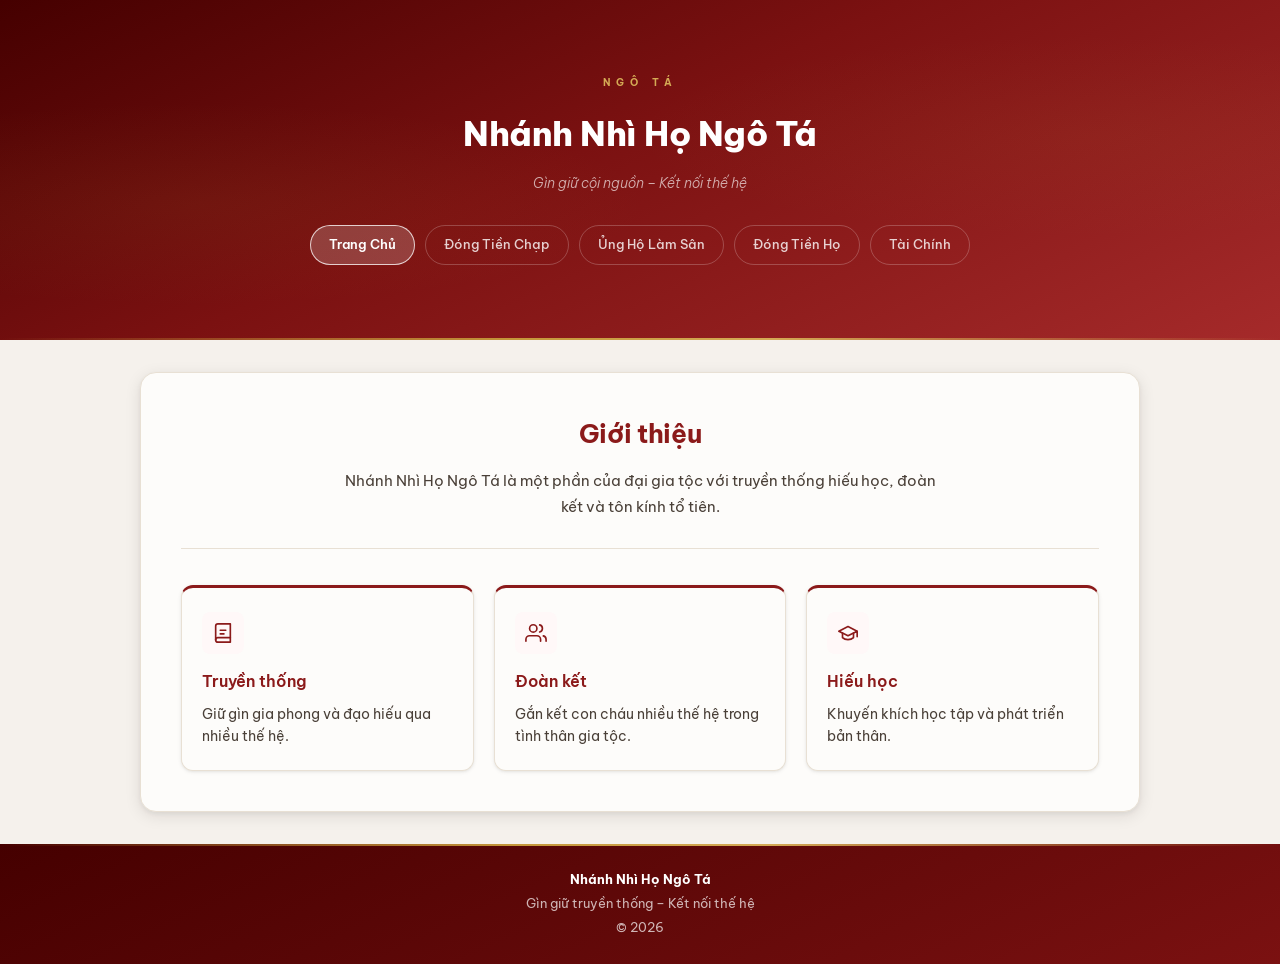
<file: index.html>
<!DOCTYPE html>
<html lang="vi">

<head>
  <meta charset="UTF-8">
  <meta name="viewport" content="width=device-width, initial-scale=1.0">
  <title>Nhánh Nhì Họ Ngô Tá</title>
  <link rel="preconnect" href="https://fonts.googleapis.com">
  <link rel="preconnect" href="https://fonts.gstatic.com" crossorigin>
  <link rel="stylesheet" href="https://fonts.googleapis.com/css2?family=Be+Vietnam+Pro:ital,wght@0,300;0,400;0,500;0,600;0,700;0,800;1,400&display=swap">
  <link rel="stylesheet" href="style.css">
</head>

<body>

  <header class="hero">
    <div class="overlay">
      <div class="logo">NGÔ TÁ</div>
      <h1>Nhánh Nhì Họ Ngô Tá</h1>
      <p class="subtitle">Gìn giữ cội nguồn – Kết nối thế hệ</p>

      <nav aria-label="Điều hướng chính">
        <a href="index.html" class="active" aria-current="page">Trang Chủ</a>
        <a href="list.html">Đóng Tiền Chạp</a>
        <a href="list-san.html">Ủng Hộ Làm Sân</a>
        <a href="list-ho.html">Đóng Tiền Họ</a>
        <a href="expense.html">Tài Chính</a>
      </nav>
    </div>
  </header>

  <main>
    <section class="intro">
      <h2>Giới thiệu</h2>
      <p>
        Nhánh Nhì Họ Ngô Tá là một phần của đại gia tộc với truyền thống
        hiếu học, đoàn kết và tôn kính tổ tiên.
      </p>
    </section>

    <section class="cards">
      <!-- Truyền thống -->
      <div class="card">
        <div class="card-icon">
          <svg viewBox="0 0 24 24" fill="none" stroke="currentColor" stroke-width="1.8"
               stroke-linecap="round" stroke-linejoin="round" aria-hidden="true">
            <path d="M4 19.5A2.5 2.5 0 0 1 6.5 17H20"/>
            <path d="M6.5 2H20v20H6.5A2.5 2.5 0 0 1 4 19.5v-15A2.5 2.5 0 0 1 6.5 2z"/>
            <line x1="9" y1="9" x2="15" y2="9"/>
            <line x1="9" y1="13" x2="13" y2="13"/>
          </svg>
        </div>
        <h3>Truyền thống</h3>
        <p>Giữ gìn gia phong và đạo hiếu qua nhiều thế hệ.</p>
      </div>

      <!-- Đoàn kết -->
      <div class="card">
        <div class="card-icon">
          <svg viewBox="0 0 24 24" fill="none" stroke="currentColor" stroke-width="1.8"
               stroke-linecap="round" stroke-linejoin="round" aria-hidden="true">
            <path d="M17 21v-2a4 4 0 0 0-4-4H5a4 4 0 0 0-4 4v2"/>
            <circle cx="9" cy="7" r="4"/>
            <path d="M23 21v-2a4 4 0 0 0-3-3.87"/>
            <path d="M16 3.13a4 4 0 0 1 0 7.75"/>
          </svg>
        </div>
        <h3>Đoàn kết</h3>
        <p>Gắn kết con cháu nhiều thế hệ trong tình thân gia tộc.</p>
      </div>

      <!-- Hiếu học -->
      <div class="card">
        <div class="card-icon">
          <svg viewBox="0 0 24 24" fill="none" stroke="currentColor" stroke-width="1.8"
               stroke-linecap="round" stroke-linejoin="round" aria-hidden="true">
            <path d="M22 10v6M2 10l10-5 10 5-10 5z"/>
            <path d="M6 12v5c3 3 9 3 12 0v-5"/>
          </svg>
        </div>
        <h3>Hiếu học</h3>
        <p>Khuyến khích học tập và phát triển bản thân.</p>
      </div>
    </section>
  </main>

  <footer>
    <p><strong>Nhánh Nhì Họ Ngô Tá</strong></p>
    <p>Gìn giữ truyền thống – Kết nối thế hệ</p>
    <p>&copy; 2026</p>
  </footer>

</body>

</html>
</file>
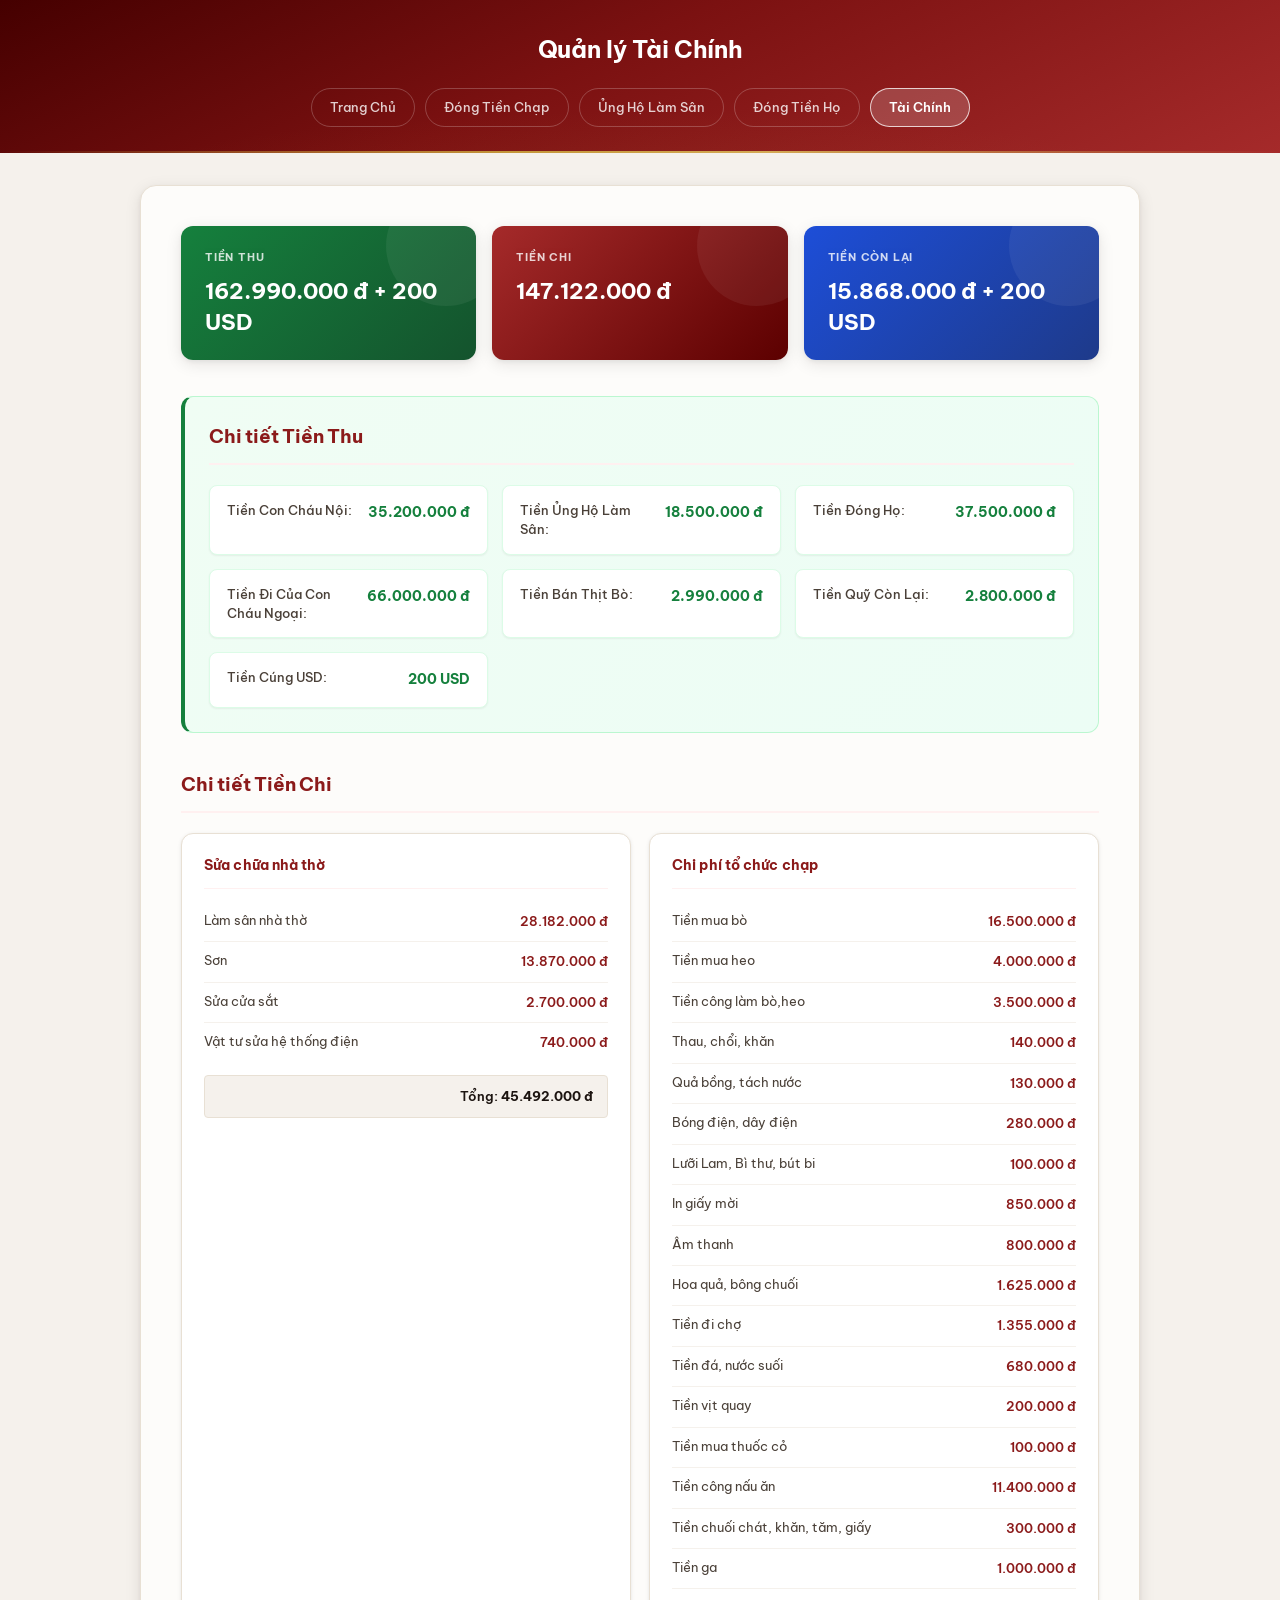
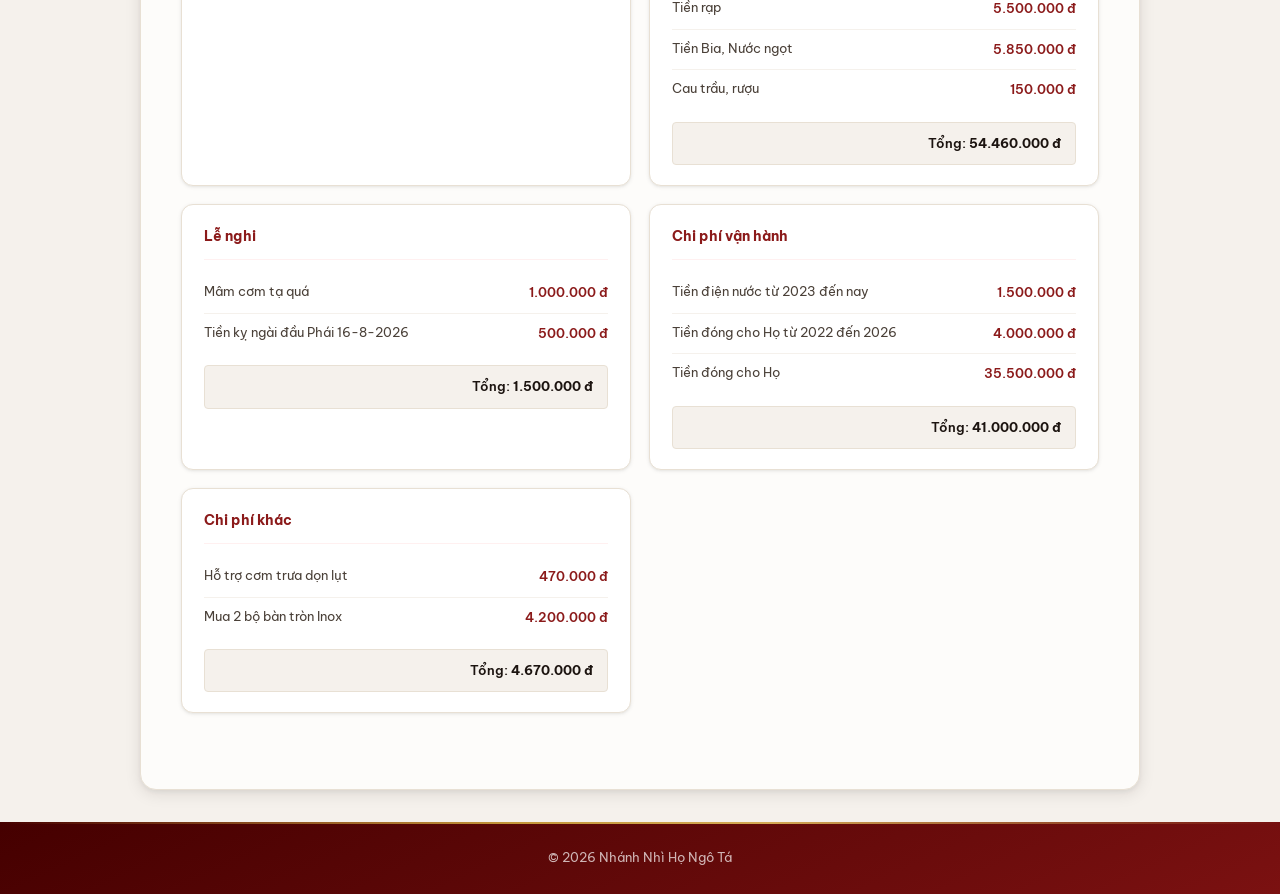
<file: expense.html>
<!DOCTYPE html>
<html lang="vi">

<head>
  <meta charset="UTF-8">
  <meta name="viewport" content="width=device-width, initial-scale=1.0">
  <title>Quản lý chi tiêu – Nhánh Nhì Họ Ngô Tá</title>
  <link rel="preconnect" href="https://fonts.googleapis.com">
  <link rel="preconnect" href="https://fonts.gstatic.com" crossorigin>
  <link rel="stylesheet" href="https://fonts.googleapis.com/css2?family=Be+Vietnam+Pro:ital,wght@0,300;0,400;0,500;0,600;0,700;0,800;1,400&display=swap">
  <link rel="stylesheet" href="style.css">
</head>

<body>

  <header class="sub-header">
    <h1>Quản lý Tài Chính</h1>
    <nav aria-label="Điều hướng chính">
      <a href="index.html">Trang Chủ</a>
      <a href="list.html">Đóng Tiền Chạp</a>
      <a href="list-san.html">Ủng Hộ Làm Sân</a>
      <a href="list-ho.html">Đóng Tiền Họ</a>
      <a href="expense.html" class="active" aria-current="page">Tài Chính</a>
    </nav>
  </header>

  <main>

    <!-- TỔNG QUAN -->
    <div class="finance-summary">
      <div class="summary-box income">
        <h3>Tiền Thu</h3>
        <p class="amount" id="total-income">0 đ</p>
      </div>

      <div class="summary-box expense">
        <h3>Tiền Chi</h3>
        <p class="amount" id="total-expense">0 đ</p>
      </div>

      <div class="summary-box balance">
        <h3>Tiền Còn Lại</h3>
        <p class="amount" id="total-balance">0 đ</p>
      </div>
    </div>

    <!-- CHI TIẾT TIỀN THU -->
    <section class="section income-detail">
      <h2>Chi tiết Tiền Thu</h2>
      <div class="income-breakdown" id="income-breakdown"></div>
    </section>

    <!-- CHI TIẾT TIỀN CHI -->
    <section class="section">
      <h2>Chi tiết Tiền Chi</h2>
      <div id="expense-container" class="expense-container"></div>
    </section>

  </main>

  <footer>
    <p>&copy; 2026 Nhánh Nhì Họ Ngô Tá</p>
  </footer>

  <script>
    // Income sources that are computed by summing a contributor list.
    const INCOME_LISTS = [
      { label: "Tiền Con Cháu Nội", url: "data.json" },
      { label: "Tiền Ủng Hộ Làm Sân", url: "data-san.json" },
      { label: "Tiền Đóng Họ", url: "data-ho.json" }
    ];

    const state = {
      totalIncomeVND: 0,
      totalIncomeUSD: 0,
      totalExpenseVND: 0,
      totalExpenseUSD: 0
    };

    function formatCurrency(vnd, usd = 0) {
      if (vnd > 0 && usd > 0) return `${vnd.toLocaleString('vi-VN')} đ + ${usd} USD`;
      if (vnd > 0) return `${vnd.toLocaleString('vi-VN')} đ`;
      if (usd > 0) return `${usd} USD`;
      return "0";
    }

    function formatAmount(value, currency) {
      return currency === "USD" ? `${value} USD` : `${value.toLocaleString('vi-VN')} đ`;
    }

    function fetchJson(url) {
      return fetch(url).then(res => {
        if (!res.ok) throw new Error(`${url}: HTTP ${res.status}`);
        return res.json();
      });
    }

    function sumMoney(rows) {
      return rows.reduce((sum, row) => sum + (Number.isFinite(row.money) ? row.money : 0), 0);
    }

    function updateAllDisplays() {
      document.getElementById("total-income").textContent  = formatCurrency(state.totalIncomeVND, state.totalIncomeUSD);
      document.getElementById("total-expense").textContent = formatCurrency(state.totalExpenseVND, state.totalExpenseUSD);

      const balanceVND = state.totalIncomeVND - state.totalExpenseVND;
      const balanceUSD = state.totalIncomeUSD - state.totalExpenseUSD;
      document.getElementById("total-balance").textContent = formatCurrency(balanceVND, balanceUSD);
    }

    function renderIncomeBreakdown(rows) {
      const fragment = document.createDocumentFragment();

      rows.forEach(row => {
        const item = document.createElement("div");
        item.className = "breakdown-item";

        const label = document.createElement("span");
        label.className = "label";
        label.textContent = `${row.label}:`;

        const value = document.createElement("span");
        value.className = "value";
        value.textContent = formatAmount(row.value, row.currency);

        item.append(label, value);
        fragment.appendChild(item);
      });

      document.getElementById("income-breakdown").replaceChildren(fragment);
    }

    function renderExpenses(categories) {
      state.totalExpenseVND = 0;
      state.totalExpenseUSD = 0;
      const fragment = document.createDocumentFragment();

      categories.forEach(cat => {
        let catVND = 0;
        let catUSD = 0;

        const items = document.createElement("div");
        items.className = "expense-items";

        cat.items.forEach(item => {
          const amount = Number.isFinite(item.amount) ? item.amount : 0;
          if (item.currency === "USD") {
            state.totalExpenseUSD += amount;
            catUSD += amount;
          } else {
            state.totalExpenseVND += amount;
            catVND += amount;
          }

          const row = document.createElement("div");
          row.className = "expense-item";

          const name = document.createElement("span");
          name.className = "expense-name";
          name.textContent = item.name;

          const value = document.createElement("span");
          value.className = "expense-amount";
          value.textContent = `${amount.toLocaleString('vi-VN')} ${item.currency}`;

          row.append(name, value);
          items.appendChild(row);
        });

        const title = document.createElement("h3");
        title.textContent = cat.category;

        const total = document.createElement("div");
        total.className = "category-total";
        const totalValue = document.createElement("strong");
        totalValue.textContent = formatCurrency(catVND, catUSD);
        total.append("Tổng: ", totalValue);

        const box = document.createElement("div");
        box.className = "expense-category";
        box.append(title, items, total);
        fragment.appendChild(box);
      });

      document.getElementById("expense-container").replaceChildren(fragment);
    }

    async function loadFinanceData() {
      try {
        const [listData, otherIncome, expenseData] = await Promise.all([
          Promise.all(INCOME_LISTS.map(source => fetchJson(source.url))),
          fetchJson("income-other.json"),
          fetchJson("expense-data.json")
        ]);

        const breakdown = [
          ...INCOME_LISTS.map((source, i) => ({
            label: source.label,
            value: sumMoney(listData[i]),
            currency: "đ"
          })),
          ...otherIncome.map(row => ({
            label: row.name,
            value: Number.isFinite(row.money) ? row.money : 0,
            currency: row.currency
          }))
        ];

        renderIncomeBreakdown(breakdown);

        state.totalIncomeVND = breakdown
          .filter(row => row.currency !== "USD")
          .reduce((sum, row) => sum + row.value, 0);
        state.totalIncomeUSD = breakdown
          .filter(row => row.currency === "USD")
          .reduce((sum, row) => sum + row.value, 0);

        renderExpenses(expenseData);
        updateAllDisplays();

      } catch (err) {
        // Surface the failure instead of leaving misleading zeros on screen
        console.error("Lỗi tải dữ liệu:", err);
        ["total-income", "total-expense", "total-balance"].forEach(id => {
          document.getElementById(id).textContent = "Lỗi tải dữ liệu";
        });
      }
    }

    document.addEventListener("DOMContentLoaded", loadFinanceData);
  </script>

</body>
</html>
</file>
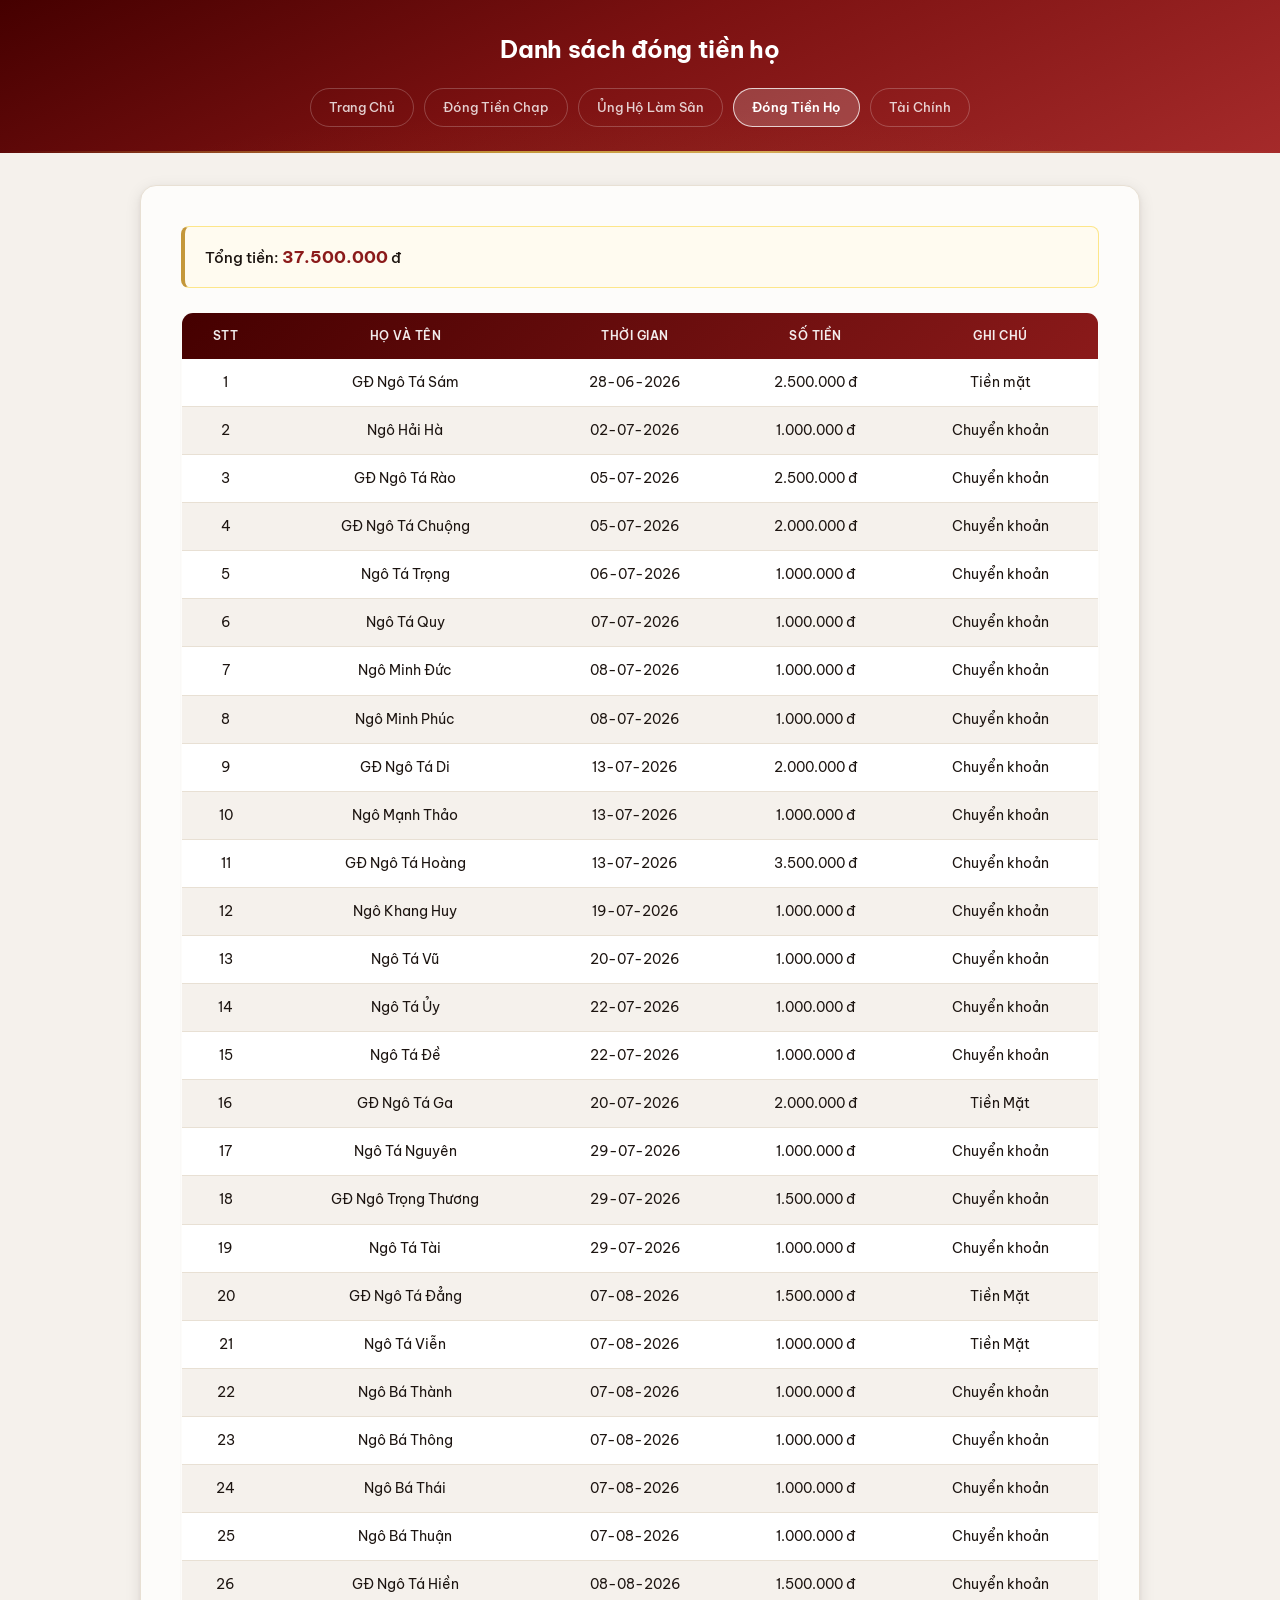
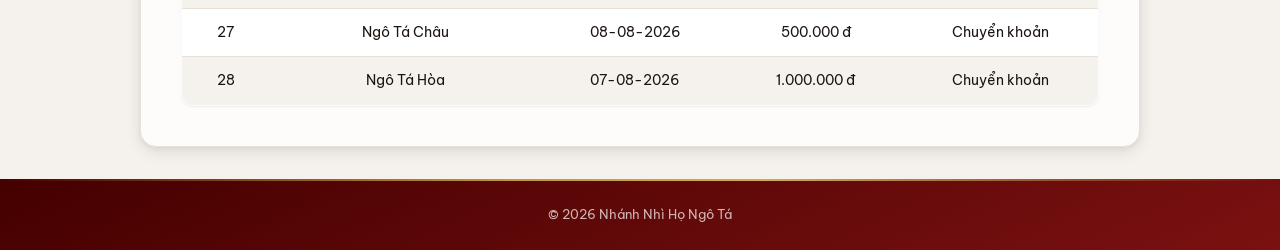
<file: list-ho.html>
<!DOCTYPE html>
<html lang="vi">

<head>
  <meta charset="UTF-8">
  <meta name="viewport" content="width=device-width, initial-scale=1.0">
  <title>Đóng Tiền Họ – Nhánh Nhì Họ Ngô Tá</title>
  <link rel="preconnect" href="https://fonts.googleapis.com">
  <link rel="preconnect" href="https://fonts.gstatic.com" crossorigin>
  <link rel="stylesheet" href="https://fonts.googleapis.com/css2?family=Be+Vietnam+Pro:ital,wght@0,300;0,400;0,500;0,600;0,700;0,800;1,400&display=swap">
  <link rel="stylesheet" href="style.css">
</head>

<body>

  <header class="sub-header">
    <h1 id="page-title">Danh sách đóng tiền họ</h1>
    <nav aria-label="Điều hướng chính">
      <a href="index.html">Trang Chủ</a>
      <a href="list.html">Đóng Tiền Chạp</a>
      <a href="list-san.html">Ủng Hộ Làm Sân</a>
      <a href="list-ho.html" class="active" aria-current="page">Đóng Tiền Họ</a>
      <a href="expense.html">Tài Chính</a>
    </nav>
  </header>

  <main>

    <div class="summary" aria-live="polite">
      Tổng tiền: <strong id="total">0</strong> đ
    </div>

    <table aria-labelledby="page-title">
      <thead>
        <tr>
          <th scope="col">STT</th>
          <th scope="col">Họ và tên</th>
          <th scope="col">Thời gian</th>
          <th scope="col">Số tiền</th>
          <th scope="col">Ghi chú</th>
        </tr>
      </thead>
      <tbody id="table-body"></tbody>
    </table>

  </main>

  <footer>
    <p>&copy; 2026 Nhánh Nhì Họ Ngô Tá</p>
  </footer>

  <script src="table-page.js"></script>
  <script>
    renderMoneyTable("data-ho.json");
  </script>

</body>

</html>
</file>
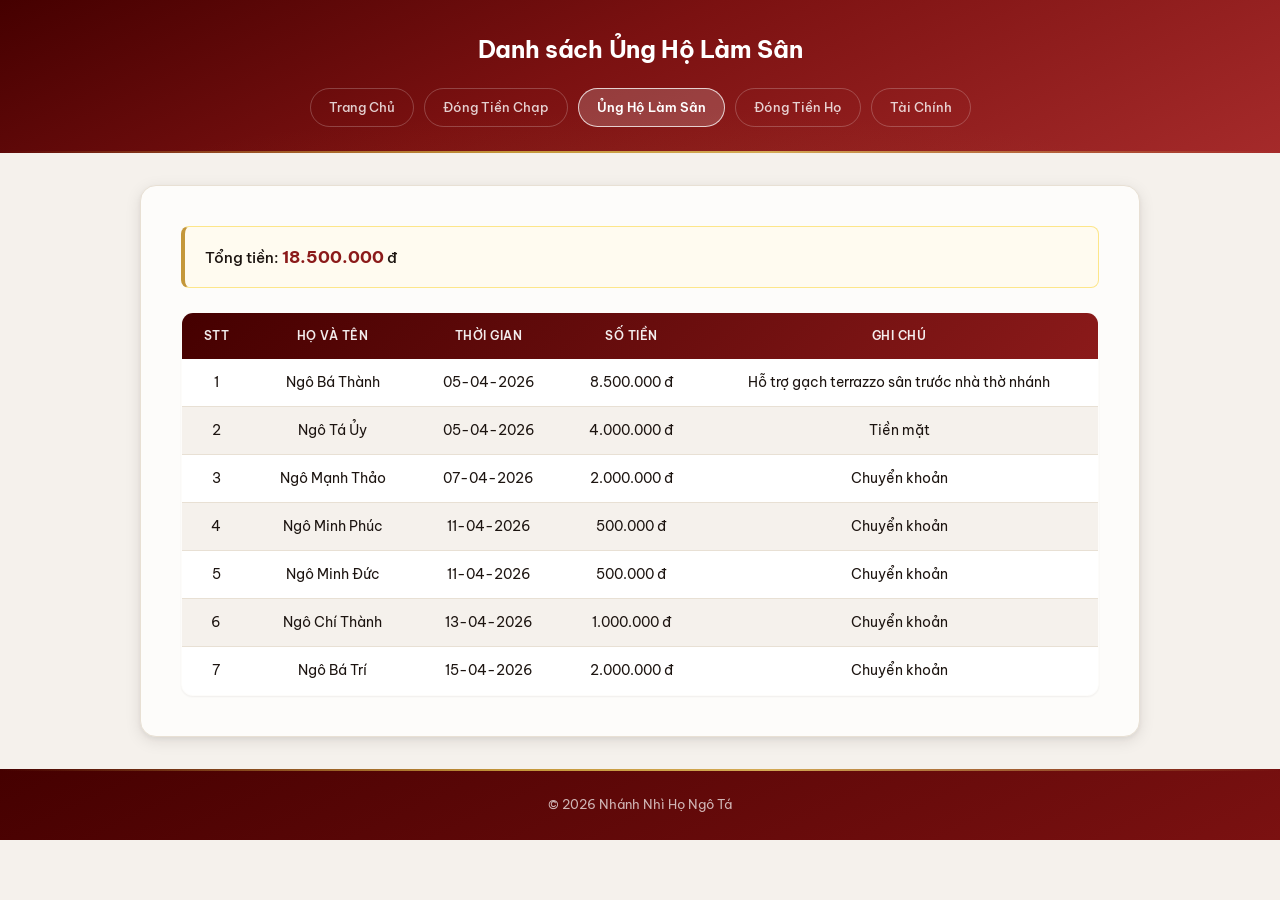
<file: list-san.html>
<!DOCTYPE html>
<html lang="vi">

<head>
  <meta charset="UTF-8">
  <meta name="viewport" content="width=device-width, initial-scale=1.0">
  <title>Ủng Hộ Làm Sân – Nhánh Nhì Họ Ngô Tá</title>
  <link rel="preconnect" href="https://fonts.googleapis.com">
  <link rel="preconnect" href="https://fonts.gstatic.com" crossorigin>
  <link rel="stylesheet" href="https://fonts.googleapis.com/css2?family=Be+Vietnam+Pro:ital,wght@0,300;0,400;0,500;0,600;0,700;0,800;1,400&display=swap">
  <link rel="stylesheet" href="style.css">
</head>

<body>

  <header class="sub-header">
    <h1 id="page-title">Danh sách Ủng Hộ Làm Sân</h1>
    <nav aria-label="Điều hướng chính">
      <a href="index.html">Trang Chủ</a>
      <a href="list.html">Đóng Tiền Chạp</a>
      <a href="list-san.html" class="active" aria-current="page">Ủng Hộ Làm Sân</a>
      <a href="list-ho.html">Đóng Tiền Họ</a>
      <a href="expense.html">Tài Chính</a>
    </nav>
  </header>

  <main>

    <div class="summary" aria-live="polite">
      Tổng tiền: <strong id="total">0</strong> đ
    </div>

    <table aria-labelledby="page-title">
      <thead>
        <tr>
          <th scope="col">STT</th>
          <th scope="col">Họ và tên</th>
          <th scope="col">Thời gian</th>
          <th scope="col">Số tiền</th>
          <th scope="col">Ghi chú</th>
        </tr>
      </thead>
      <tbody id="table-body"></tbody>
    </table>

  </main>

  <footer>
    <p>&copy; 2026 Nhánh Nhì Họ Ngô Tá</p>
  </footer>

  <script src="table-page.js"></script>
  <script>
    renderMoneyTable("data-san.json");
  </script>

</body>

</html>
</file>
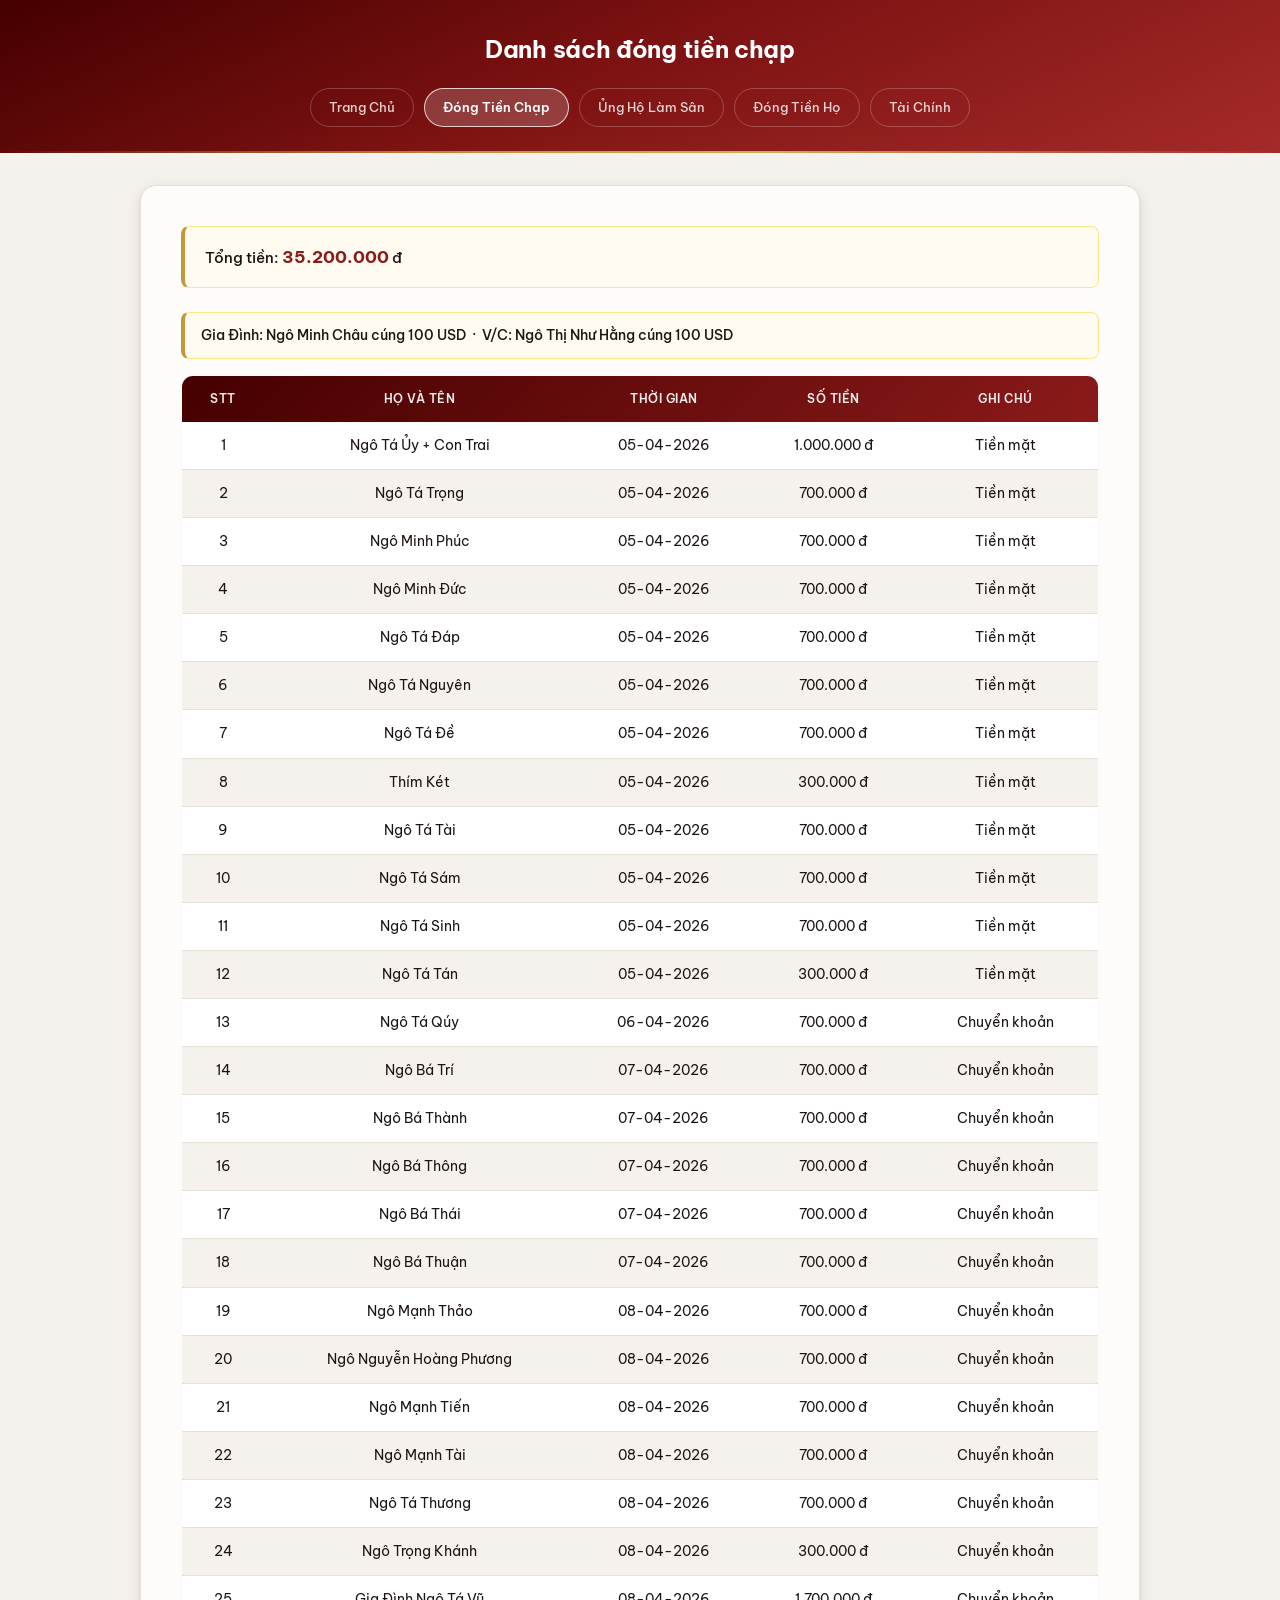
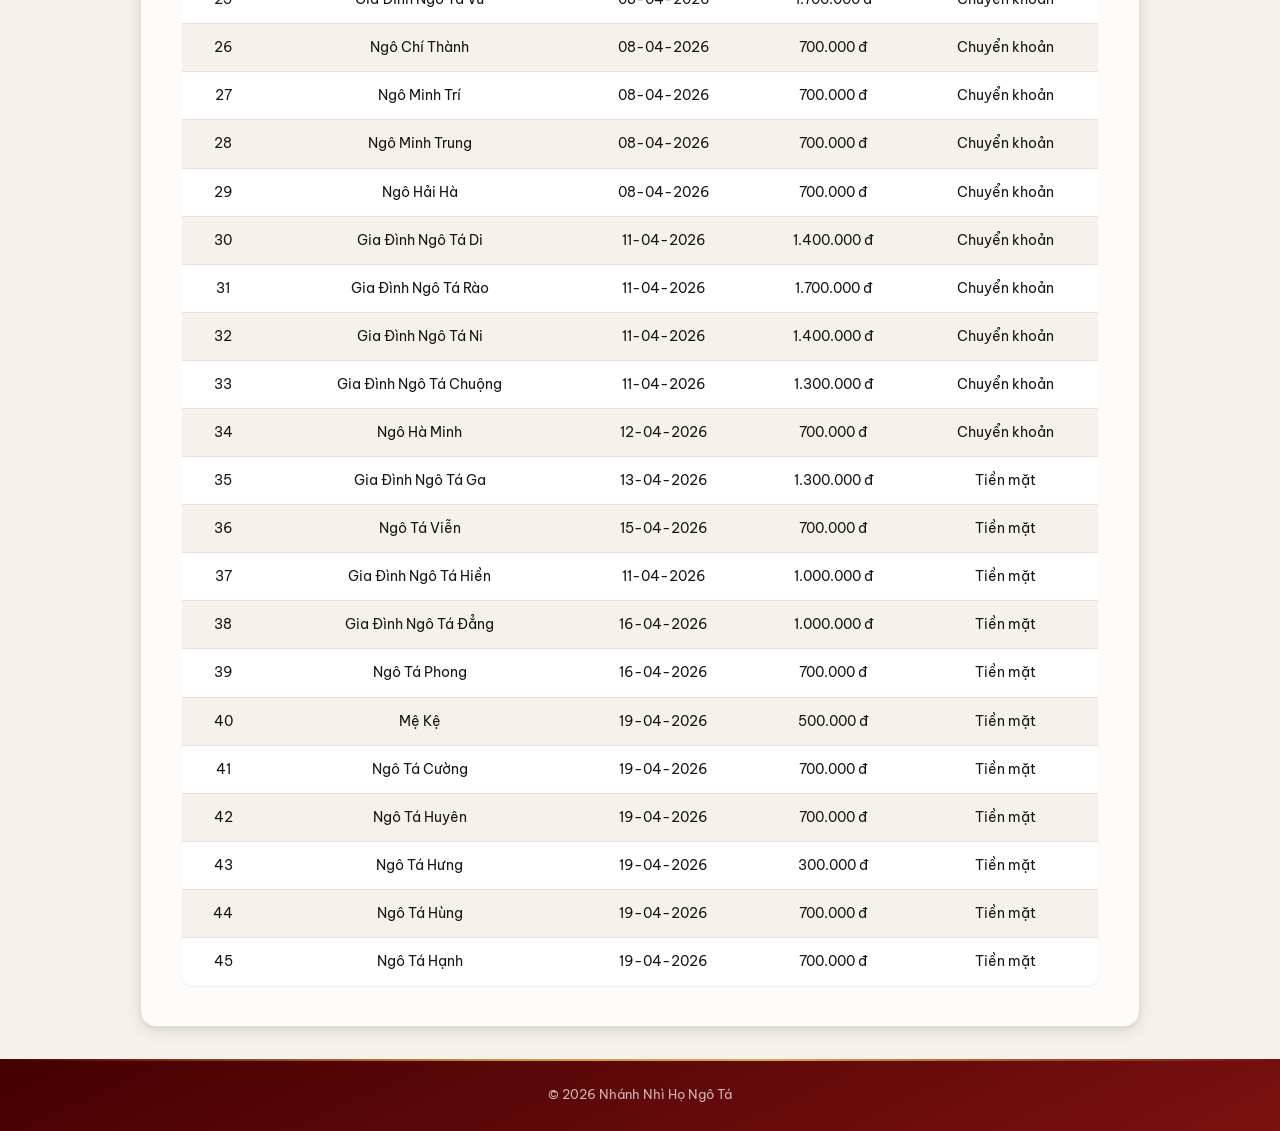
<file: list.html>
<!DOCTYPE html>
<html lang="vi">

<head>
  <meta charset="UTF-8">
  <meta name="viewport" content="width=device-width, initial-scale=1.0">
  <title>Đóng Tiền Chạp – Nhánh Nhì Họ Ngô Tá</title>
  <link rel="preconnect" href="https://fonts.googleapis.com">
  <link rel="preconnect" href="https://fonts.gstatic.com" crossorigin>
  <link rel="stylesheet" href="https://fonts.googleapis.com/css2?family=Be+Vietnam+Pro:ital,wght@0,300;0,400;0,500;0,600;0,700;0,800;1,400&display=swap">
  <link rel="stylesheet" href="style.css">
</head>

<body>

  <header class="sub-header">
    <h1 id="page-title">Danh sách đóng tiền chạp</h1>
    <nav aria-label="Điều hướng chính">
      <a href="index.html">Trang Chủ</a>
      <a href="list.html" class="active" aria-current="page">Đóng Tiền Chạp</a>
      <a href="list-san.html">Ủng Hộ Làm Sân</a>
      <a href="list-ho.html">Đóng Tiền Họ</a>
      <a href="expense.html">Tài Chính</a>
    </nav>
  </header>

  <main>

    <div class="summary" aria-live="polite">
      Tổng tiền: <strong id="total">0</strong> đ
    </div>

    <div class="table-note">
      Gia Đình: Ngô Minh Châu cúng 100 USD &nbsp;·&nbsp; V/C: Ngô Thị Như Hằng cúng 100 USD
    </div>

    <table aria-labelledby="page-title">
      <thead>
        <tr>
          <th scope="col">STT</th>
          <th scope="col">Họ và tên</th>
          <th scope="col">Thời gian</th>
          <th scope="col">Số tiền</th>
          <th scope="col">Ghi chú</th>
        </tr>
      </thead>
      <tbody id="table-body"></tbody>
    </table>

  </main>

  <footer>
    <p>&copy; 2026 Nhánh Nhì Họ Ngô Tá</p>
  </footer>

  <script src="table-page.js"></script>
  <script>
    renderMoneyTable("data.json");
  </script>

</body>

</html>
</file>
<file: style.css>
/* =====================
   Design Tokens
   ===================== */
:root {
  /* Màu chính */
  --red-950: #450000;
  --red-900: #5C0000;
  --red-800: #7B1111;
  --red-700: #8B1A1A;
  --red-600: #A52A2A;
  --red-100: #FFF0F0;
  --red-50:  #FFF8F8;

  /* Vàng truyền thống */
  --gold-500: #C4973A;
  --gold-400: #D4AA55;
  --gold-100: #FDF3DC;
  --gold-50:  #FFFBF0;

  /* Trung tính */
  --neutral-900: #1C1410;
  --neutral-700: #4A4038;
  --neutral-500: #7A6E64;
  --neutral-300: #D4C8BC;
  --neutral-200: #E8E0D4;
  --neutral-100: #F5F1EC;
  --neutral-50:  #FDFCFA;

  /* Màu trạng thái */
  --green-800: #14532D;
  --green-700: #15803D;
  --green-50:  #F0FDF4;
  --green-100: #DCFCE7;

  --blue-800: #1E3A8A;
  --blue-700: #1D4ED8;
  --blue-50:  #EFF6FF;

  /* Shadow */
  --shadow-xs: 0 1px 2px rgba(28,20,16,0.06);
  --shadow-sm: 0 1px 4px rgba(28,20,16,0.08), 0 1px 2px rgba(28,20,16,0.04);
  --shadow-md: 0 4px 16px rgba(28,20,16,0.10), 0 2px 4px rgba(28,20,16,0.05);
  --shadow-lg: 0 8px 28px rgba(28,20,16,0.13), 0 4px 8px rgba(28,20,16,0.06);
  --shadow-red: 0 4px 20px rgba(139,26,26,0.18);

  /* Border radius */
  --radius-xs: 4px;
  --radius-sm: 8px;
  --radius-md: 12px;
  --radius-lg: 16px;
  --radius-xl: 24px;
  --radius-full: 9999px;

  /* Transition */
  --ease: all 0.2s ease;
}

/* =====================
   Reset
   ===================== */
*, *::before, *::after {
  margin: 0;
  padding: 0;
  box-sizing: border-box;
}

/* =====================
   Base
   ===================== */
body {
  font-family: 'Be Vietnam Pro', 'Segoe UI', system-ui, -apple-system, sans-serif;
  background: var(--neutral-100);
  color: var(--neutral-900);
  line-height: 1.65;
  font-size: 15px;
  -webkit-font-smoothing: antialiased;
}

/* =====================
   HERO (trang chủ)
   ===================== */
.hero {
  position: relative;
  overflow: hidden;
}

.overlay {
  position: relative;
  background: linear-gradient(155deg, var(--red-950) 0%, var(--red-800) 45%, var(--red-600) 100%);
  height: 340px;
  display: flex;
  flex-direction: column;
  align-items: center;
  justify-content: center;
  padding: 28px 24px;
  text-align: center;
}

/* Hiệu ứng ánh sáng mềm */
.overlay::before {
  content: '';
  position: absolute;
  inset: 0;
  background:
    radial-gradient(ellipse 60% 50% at 15% 60%, rgba(196,151,58,0.07) 0%, transparent 60%),
    radial-gradient(ellipse 60% 50% at 85% 40%, rgba(196,151,58,0.05) 0%, transparent 60%);
  pointer-events: none;
}

/* Đường vàng phía dưới */
.overlay::after {
  content: '';
  position: absolute;
  bottom: 0;
  left: 0;
  right: 0;
  height: 2px;
  background: linear-gradient(90deg, transparent 0%, var(--gold-500) 40%, var(--gold-400) 60%, transparent 100%);
}

.logo {
  font-size: 10px;
  font-weight: 700;
  letter-spacing: 6px;
  text-transform: uppercase;
  color: var(--gold-400);
  margin-bottom: 14px;
  position: relative;
}

.overlay h1 {
  font-size: 34px;
  font-weight: 800;
  color: #FFFFFF;
  margin-bottom: 10px;
  letter-spacing: -0.5px;
  position: relative;
}

.subtitle {
  font-size: 14px;
  color: rgba(255,255,255,0.65);
  margin-bottom: 30px;
  font-style: italic;
  font-weight: 300;
  position: relative;
}

@media (max-width: 768px) {
  .overlay {
    height: 270px;
    padding: 20px 16px;
  }

  .overlay h1 {
    font-size: 22px;
    margin-bottom: 8px;
  }

  .subtitle {
    font-size: 13px;
    margin-bottom: 22px;
  }

  .logo {
    font-size: 9px;
    letter-spacing: 5px;
    margin-bottom: 10px;
  }
}

/* =====================
   NAV (dùng chung)
   ===================== */
nav {
  display: flex;
  flex-wrap: wrap;
  justify-content: center;
  gap: 10px;
  position: relative;
}

nav a {
  color: rgba(255,255,255,0.80);
  text-decoration: none;
  padding: 8px 18px;
  border-radius: var(--radius-full);
  font-size: 13px;
  font-weight: 500;
  white-space: nowrap;
  border: 1.5px solid rgba(255,255,255,0.22);
  transition: var(--ease);
  cursor: pointer;
}

nav a:hover {
  color: white;
  background: rgba(255,255,255,0.12);
  border-color: rgba(255,255,255,0.50);
}

nav a.active {
  color: white;
  background: rgba(255,255,255,0.18);
  border-color: rgba(255,255,255,0.75);
  font-weight: 600;
}

@media (max-width: 640px) {
  nav {
    gap: 8px;
    padding: 0 4px;
  }

  nav a {
    padding: 7px 13px;
    font-size: 12px;
    flex: 1;
    min-width: 120px;
    text-align: center;
  }
}

/* =====================
   SUB-HEADER (các trang con)
   ===================== */
.sub-header {
  position: relative;
  background: linear-gradient(155deg, var(--red-950) 0%, var(--red-800) 45%, var(--red-600) 100%);
  color: white;
  text-align: center;
  padding: 30px 20px 26px;
  overflow: hidden;
}

.sub-header::before {
  content: '';
  position: absolute;
  inset: 0;
  background: radial-gradient(ellipse 70% 80% at 50% 120%, rgba(196,151,58,0.06) 0%, transparent 60%);
  pointer-events: none;
}

.sub-header::after {
  content: '';
  position: absolute;
  bottom: 0;
  left: 0;
  right: 0;
  height: 2px;
  background: linear-gradient(90deg, transparent 0%, var(--gold-500) 40%, var(--gold-400) 60%, transparent 100%);
}

.sub-header h1 {
  font-size: 24px;
  font-weight: 700;
  margin-bottom: 18px;
  letter-spacing: -0.3px;
  position: relative;
}

@media (max-width: 768px) {
  .sub-header {
    padding: 22px 14px 20px;
  }

  .sub-header h1 {
    font-size: 19px;
    margin-bottom: 14px;
  }
}

/* =====================
   MAIN CONTAINER
   ===================== */
main {
  max-width: 1000px;
  margin: 32px auto;
  background: var(--neutral-50);
  padding: 40px;
  border-radius: var(--radius-lg);
  box-shadow: var(--shadow-md);
  border: 1px solid var(--neutral-200);
}

@media (max-width: 768px) {
  main {
    margin: 14px;
    padding: 20px 18px;
    border-radius: var(--radius-md);
  }
}

/* =====================
   INTRO SECTION
   ===================== */
.intro {
  margin-bottom: 36px;
  text-align: center;
  padding-bottom: 28px;
  border-bottom: 1px solid var(--neutral-200);
}

.intro h2 {
  color: var(--red-700);
  margin-bottom: 12px;
  font-size: 26px;
  font-weight: 700;
  letter-spacing: -0.3px;
}

.intro p {
  color: var(--neutral-700);
  line-height: 1.75;
  font-size: 15px;
  max-width: 600px;
  margin: 0 auto;
}

/* =====================
   CARDS (trang chủ)
   ===================== */
.cards {
  display: flex;
  gap: 20px;
  flex-wrap: wrap;
}

@media (max-width: 768px) {
  .cards {
    gap: 14px;
  }
}

.card {
  flex: 1;
  min-width: 210px;
  background: var(--neutral-50);
  padding: 24px 20px 22px;
  border: 1px solid var(--neutral-200);
  border-top: 3px solid var(--red-700);
  border-radius: var(--radius-md);
  box-shadow: var(--shadow-sm);
  transition: transform 0.22s ease, box-shadow 0.22s ease, border-top-color 0.22s ease;
  cursor: default;
}

.card:hover {
  transform: translateY(-5px);
  box-shadow: var(--shadow-md);
  border-top-color: var(--gold-500);
}

.card-icon {
  width: 42px;
  height: 42px;
  background: var(--red-50);
  border-radius: var(--radius-sm);
  display: flex;
  align-items: center;
  justify-content: center;
  margin-bottom: 14px;
  color: var(--red-700);
  flex-shrink: 0;
}

.card-icon svg {
  width: 22px;
  height: 22px;
}

.card h3 {
  color: var(--red-700);
  margin-bottom: 8px;
  font-size: 16px;
  font-weight: 600;
}

.card p {
  color: var(--neutral-700);
  line-height: 1.6;
  font-size: 14px;
}

/* =====================
   TABLE
   ===================== */
.table-note {
  background: var(--gold-50);
  border: 1px solid #FDE68A;
  border-left: 4px solid var(--gold-500);
  border-radius: var(--radius-sm);
  padding: 12px 16px;
  margin-bottom: 16px;
  font-size: 14px;
  color: var(--neutral-900);
  font-weight: 500;
  line-height: 1.5;
}

table {
  width: 100%;
  border-collapse: collapse;
  margin-top: 4px;
  border-radius: var(--radius-md);
  overflow: hidden;
  border: 1px solid var(--neutral-200);
  box-shadow: var(--shadow-xs);
}

thead {
  background: linear-gradient(135deg, var(--red-950) 0%, var(--red-700) 100%);
}

th {
  color: rgba(255,255,255,0.92);
  padding: 13px 16px;
  font-weight: 600;
  font-size: 12px;
  text-align: center;
  letter-spacing: 0.5px;
  text-transform: uppercase;
}

td {
  padding: 12px 16px;
  text-align: center;
  border-bottom: 1px solid var(--neutral-200);
  color: var(--neutral-900);
  font-size: 14px;
}

tbody tr {
  transition: background 0.15s ease;
}

tbody tr:nth-child(even) {
  background: var(--neutral-100);
}

tbody tr:nth-child(odd) {
  background: white;
}

tbody tr:hover {
  background: var(--red-50);
}

tbody tr:last-child td {
  border-bottom: none;
}

@media (max-width: 768px) {
  th {
    padding: 10px 8px;
    font-size: 11px;
  }

  td {
    padding: 10px 8px;
    font-size: 13px;
  }
}

/* =====================
   SUMMARY BAR
   ===================== */
.summary {
  background: var(--gold-50);
  padding: 16px 20px;
  border: 1px solid #FDE68A;
  border-left: 4px solid var(--gold-500);
  margin-bottom: 24px;
  border-radius: var(--radius-sm);
  font-size: 15px;
  color: var(--neutral-900);
  font-weight: 500;
}

.summary strong {
  color: var(--red-700);
  font-size: 17px;
}

/* =====================
   FOOTER
   ===================== */
footer {
  position: relative;
  text-align: center;
  padding: 22px 20px;
  background: linear-gradient(155deg, var(--red-950) 0%, var(--red-800) 100%);
  color: rgba(255,255,255,0.70);
  font-size: 13px;
  overflow: hidden;
}

footer::before {
  content: '';
  position: absolute;
  top: 0;
  left: 0;
  right: 0;
  height: 2px;
  background: linear-gradient(90deg, transparent 0%, var(--gold-500) 40%, var(--gold-400) 60%, transparent 100%);
}

footer p {
  margin: 3px 0;
}

footer strong {
  color: white;
}

/* =====================
   FINANCE SUMMARY
   ===================== */
.finance-summary {
  display: grid;
  grid-template-columns: repeat(auto-fit, minmax(240px, 1fr));
  gap: 16px;
  margin-bottom: 36px;
}

.summary-box {
  padding: 22px 24px;
  border-radius: var(--radius-md);
  color: white;
  box-shadow: var(--shadow-md);
  transition: transform 0.2s ease, box-shadow 0.2s ease;
  cursor: default;
  position: relative;
  overflow: hidden;
}

.summary-box::before {
  content: '';
  position: absolute;
  top: -30%;
  right: -10%;
  width: 120px;
  height: 120px;
  border-radius: 50%;
  background: rgba(255,255,255,0.06);
  pointer-events: none;
}

.summary-box:hover {
  transform: translateY(-4px);
  box-shadow: var(--shadow-lg);
}

.summary-box h3 {
  margin: 0 0 10px 0;
  font-size: 11px;
  font-weight: 700;
  text-transform: uppercase;
  letter-spacing: 0.8px;
  opacity: 0.80;
}

.summary-box .amount {
  font-size: 22px;
  font-weight: 700;
  margin: 0;
  line-height: 1.4;
}

.summary-box.income {
  background: linear-gradient(135deg, var(--green-700) 0%, var(--green-800) 100%);
}

.summary-box.expense {
  background: linear-gradient(135deg, var(--red-600) 0%, var(--red-900) 100%);
}

.summary-box.balance {
  background: linear-gradient(135deg, var(--blue-700) 0%, var(--blue-800) 100%);
}

@media (max-width: 768px) {
  .finance-summary {
    grid-template-columns: 1fr;
    gap: 12px;
    margin-bottom: 28px;
  }

  .summary-box {
    padding: 18px 20px;
  }

  .summary-box .amount {
    font-size: 19px;
  }
}

/* =====================
   SECTIONS
   ===================== */
.section {
  margin-bottom: 36px;
}

.section h2 {
  color: var(--red-700);
  margin-bottom: 20px;
  font-size: 19px;
  font-weight: 700;
  padding-bottom: 11px;
  border-bottom: 2px solid var(--red-100);
  letter-spacing: -0.2px;
}

.section h3 {
  color: var(--neutral-700);
  margin-top: 24px;
  margin-bottom: 14px;
  font-size: 15px;
  font-weight: 600;
}

/* =====================
   INCOME DETAIL
   ===================== */
.income-detail {
  background: linear-gradient(135deg, var(--green-50) 0%, #ECFDF5 100%);
  padding: 24px;
  border-radius: var(--radius-md);
  border: 1px solid #BBF7D0;
  border-left: 4px solid var(--green-700);
}

.income-breakdown {
  display: grid;
  grid-template-columns: repeat(auto-fit, minmax(230px, 1fr));
  gap: 14px;
}

.breakdown-item {
  background: white;
  padding: 15px 17px;
  border-radius: var(--radius-sm);
  display: flex;
  justify-content: space-between;
  align-items: flex-start;
  box-shadow: var(--shadow-xs);
  gap: 12px;
  border: 1px solid var(--green-100);
}

.breakdown-item .label {
  font-weight: 500;
  color: var(--neutral-700);
  font-size: 13px;
  flex: 1;
  line-height: 1.45;
}

.breakdown-item .value {
  font-size: 14px;
  font-weight: 700;
  color: var(--green-700);
  white-space: nowrap;
  text-align: right;
}

@media (max-width: 768px) {
  .income-detail {
    padding: 18px;
  }

  .income-breakdown {
    grid-template-columns: 1fr;
    gap: 10px;
  }

  .breakdown-item {
    padding: 12px 14px;
  }
}

/* =====================
   EXPENSE / INCOME CONTAINERS
   ===================== */
.expense-container {
  display: grid;
  grid-template-columns: repeat(auto-fit, minmax(310px, 1fr));
  gap: 18px;
  margin-top: 18px;
}

@media (max-width: 768px) {
  .expense-container {
    grid-template-columns: 1fr;
    gap: 12px;
    margin-top: 14px;
  }
}

.expense-category {
  background: white;
  padding: 20px 22px;
  border-radius: var(--radius-md);
  box-shadow: var(--shadow-sm);
  border: 1px solid var(--neutral-200);
  transition: box-shadow 0.2s ease, transform 0.2s ease;
  cursor: default;
}

.expense-category:hover {
  box-shadow: var(--shadow-md);
  transform: translateY(-2px);
}

.expense-category h3 {
  color: var(--red-700);
  margin: 0 0 13px 0;
  font-size: 14px;
  font-weight: 700;
  padding-bottom: 11px;
  border-bottom: 1.5px solid var(--red-100);
  letter-spacing: 0.1px;
}

.expense-items {
  margin-bottom: 12px;
}

.expense-item {
  display: flex;
  justify-content: space-between;
  align-items: flex-start;
  padding: 9px 0;
  border-bottom: 1px solid var(--neutral-100);
  gap: 10px;
}

.expense-item:last-child {
  border-bottom: none;
}

.expense-name {
  flex: 1;
  color: var(--neutral-700);
  font-size: 13px;
  line-height: 1.5;
}

.expense-amount {
  color: var(--red-700);
  font-weight: 600;
  font-size: 13px;
  white-space: nowrap;
  text-align: right;
}

.category-total {
  background: var(--neutral-100);
  padding: 10px 14px;
  border-radius: var(--radius-xs);
  text-align: right;
  color: var(--neutral-900);
  font-weight: 600;
  font-size: 13px;
  border: 1px solid var(--neutral-200);
}

@media (max-width: 768px) {
  .expense-category {
    padding: 16px;
  }
}
</file>
